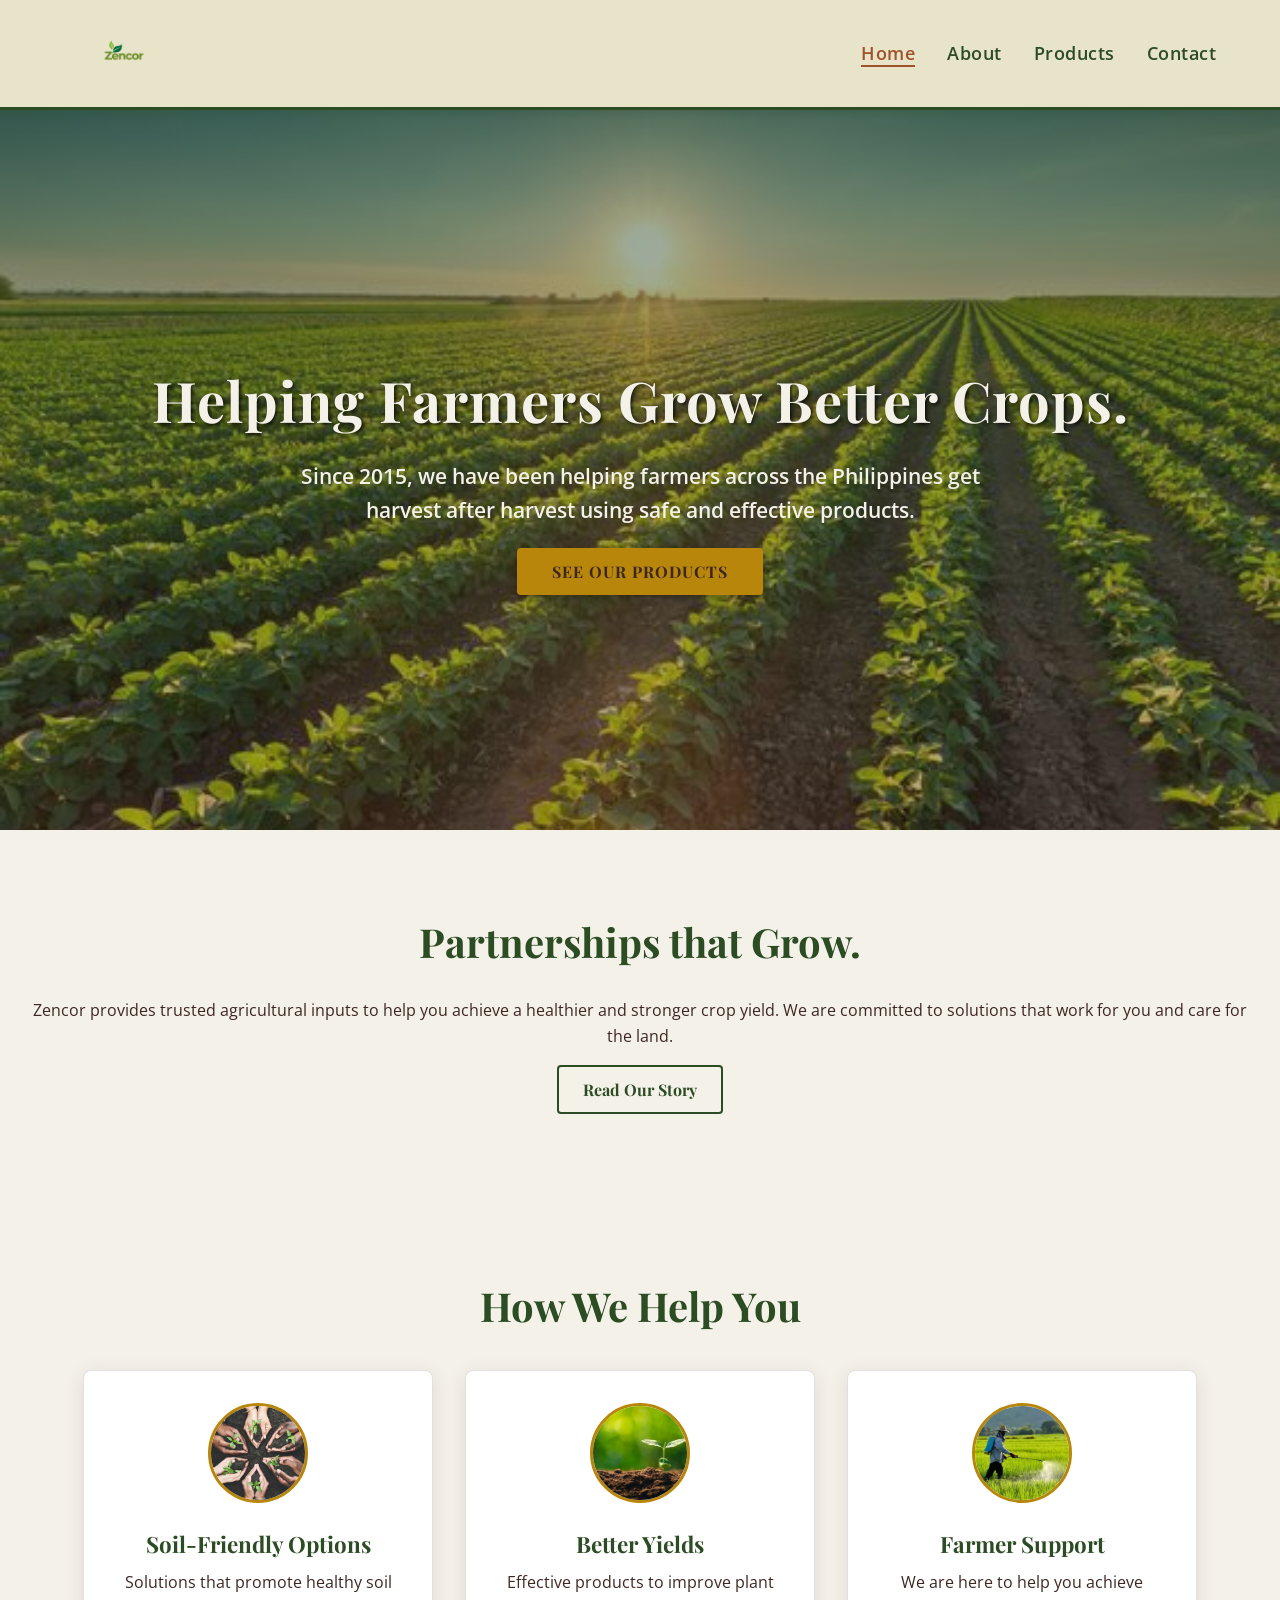
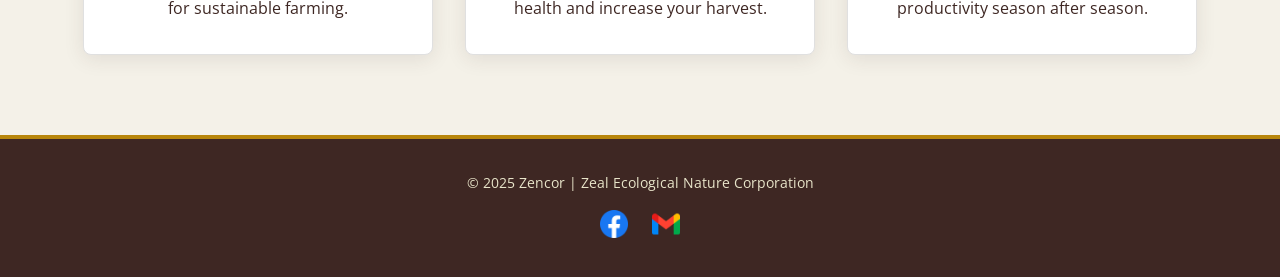
<file: index.html>
<!DOCTYPE html>
<html lang="en">
<head>
  <meta charset="UTF-8" />
  <meta name="viewport" content="width=device-width, initial-scale=1.0" />
  <meta name="description" content="Zencor helps Filipino farmers get better harvests with quality agricultural products." />
  <title>Zencor | Zeal Ecological Nature Corporation</title>
  <link rel="stylesheet" href="css/base.css">
  <link rel="stylesheet" href="css/index.css">
</head>
<body>

 <header class="navbar">
  <div class="logo">
    <img src="images/zencor-logo.png" alt="Zencor Logo">
  </div>
  <button class="hamburger" id="hamburger" aria-label="Toggle navigation">☰</button>
  <nav class="nav-menu" id="nav-menu">
    <ul>
      <li><a href="index.html" class="active">Home</a></li>
      <li><a href="about.html">About</a></li>
      <li><a href="products.html">Products</a></li>
      <li><a href="contact.html">Contact</a></li>
    </ul>
  </nav>
</header>

  <main>
    <section class="hero">
      <div class="hero-text">
        <h1>Helping Farmers Grow Better Crops.</h1>
        <p>Since 2015, we have been helping farmers across the Philippines get harvest after harvest using safe and effective products.</p>
        <a href="products.html" class="btn-primary">See Our Products</a>
      </div>
    </section>

    <section class="about">
      <div class="about-container">
        <div class="about-text">
          <h2>Partnerships that Grow.</h2>
          <p>Zencor provides trusted agricultural inputs to help you achieve a healthier and stronger crop yield. We are committed to solutions that work for you and care for the land.</p>
          <a href="about.html" class="btn-outline">Read Our Story</a>
        </div>
      </div>
    </section>

    <section class="features">
      <h2>How We Help You</h2>
      <div class="feature-grid">
        <div class="feature-card">
          <img src="images/eco.jpg" alt="Eco Solutions">
          <h3>Soil-Friendly Options</h3>
          <p>Solutions that promote healthy soil for sustainable farming.</p>
        </div>
        <div class="feature-card">
          <img src="images/growth.jpg" alt="Crop Growth">
          <h3>Better Yields</h3>
          <p>Effective products to improve plant health and increase your harvest.</p>
        </div>
        <div class="feature-card">
          <img src="images/sustainablefarming.jpg" alt="Sustainable Farming">
          <h3>Farmer Support</h3>
          <p>We are here to help you achieve productivity season after season.</p>
        </div>
      </div>
    </section>
  </main>

<footer class="footer">
  <div class="footer-container">
    <p>© 2025 Zencor | Zeal Ecological Nature Corporation</p>
    <div class="social-icons">
      <a href="https://www.facebook.com/share/WHDDPJVZPULnqZBW/?mibextid=LQQJ4d" target="_blank"><img src="images/facebook.png" alt="Facebook"></a>
      <a href="mailto:zencor2015@gmail.com"><img src="images/email.png" alt="Email"></a>
    </div>
  </div>
</footer>

<script>
  const hamburger = document.getElementById('hamburger');
  const navMenu = document.getElementById('nav-menu');
  if(hamburger){ hamburger.addEventListener('click', () => { navMenu.classList.toggle('show'); }); }
</script>

</body>
</html>
</file>
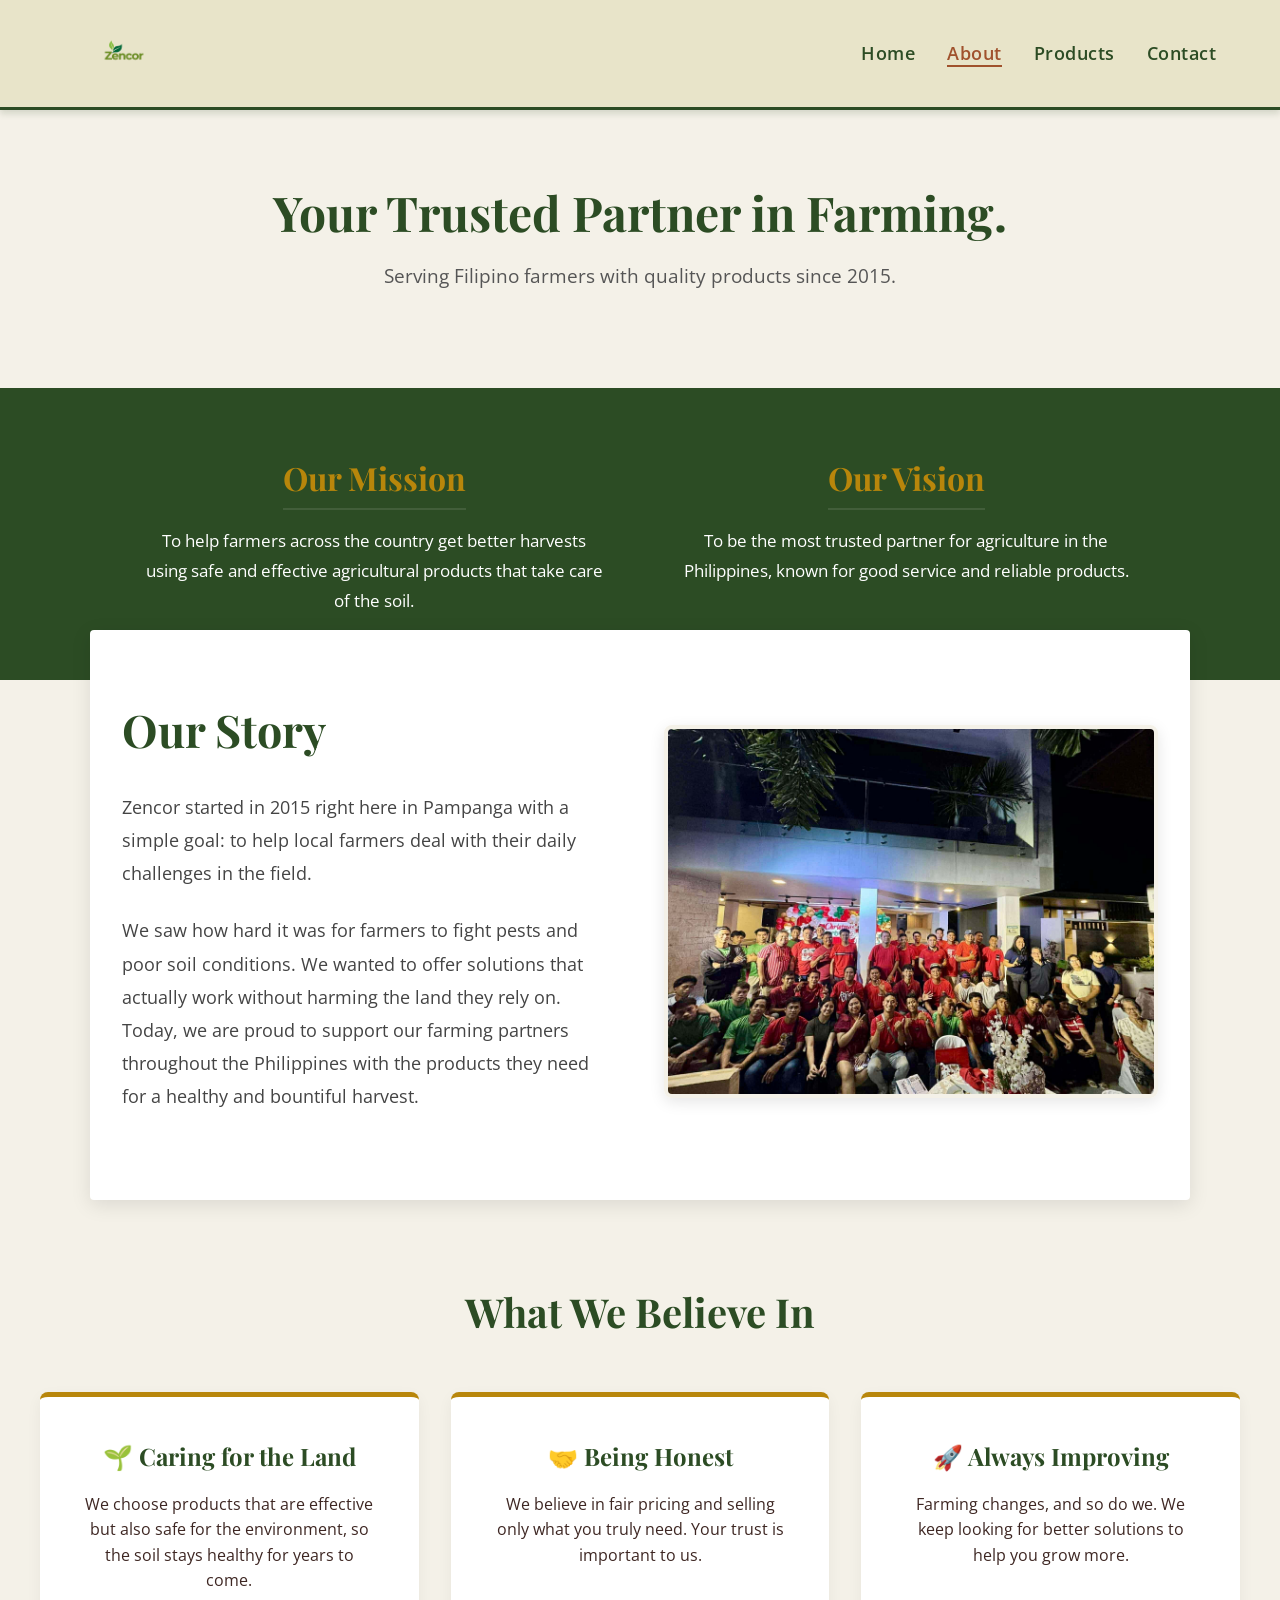
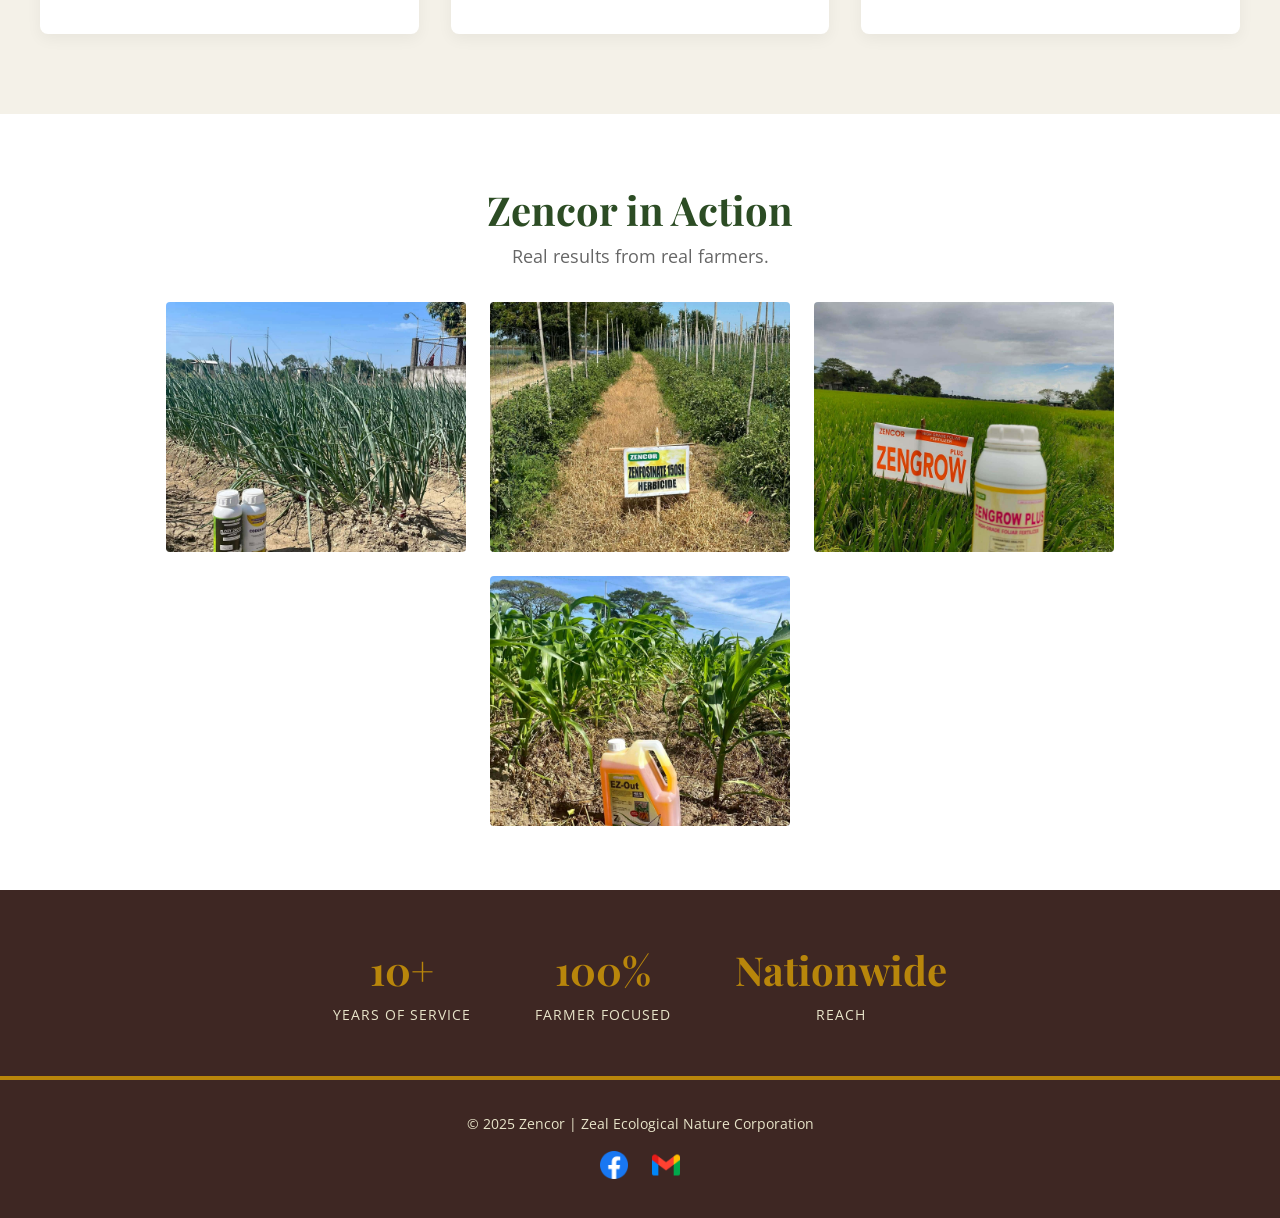
<file: about.html>
<!DOCTYPE html>
<html lang="en">
<head>
  <meta charset="UTF-8" />
  <meta name="viewport" content="width=device-width, initial-scale=1.0" />
  <title>Zencor | Who We Are</title>
  <link rel="stylesheet" href="css/base.css">
  <link rel="stylesheet" href="css/about.css">
</head>
<body>

  <header class="navbar">
    <div class="logo">
      <img src="images/zencor-logo.png" alt="Zencor Logo">
    </div>
    <nav class="nav-menu" id="nav-menu">
      <ul>
        <li><a href="index.html">Home</a></li>
        <li><a href="about.html" class="active">About</a></li>
        <li><a href="products.html">Products</a></li>
        <li><a href="contact.html">Contact</a></li>
      </ul>
    </nav>
  </header>

  <main>
    <section class="features-hero">
      <div class="hero-text">
        <h1>Your Trusted Partner in Farming.</h1>
        <p>Serving Filipino farmers with quality products since 2015.</p>
      </div>
    </section>

    <section class="mission-vision">
      <div class="mv-container">
        <div class="mv-box">
          <h2>Our Mission</h2>
          <p>To help farmers across the country get better harvests using safe and effective agricultural products that take care of the soil.</p>
        </div>
        <div class="mv-box">
          <h2>Our Vision</h2>
          <p>To be the most trusted partner for agriculture in the Philippines, known for good service and reliable products.</p>
        </div>
      </div>
    </section>

    <section id="our-story-split">
      <div class="story-container">
        <div class="story-text">
          <h2>Our Story</h2>
          <p>
            Zencor started in 2015 right here in Pampanga with a simple goal: to help local farmers deal with their daily challenges in the field.
          </p>
          <p>
            We saw how hard it was for farmers to fight pests and poor soil conditions. We wanted to offer solutions that actually work without harming the land they rely on. Today, we are proud to support our farming partners throughout the Philippines with the products they need for a healthy and bountiful harvest.
          </p>
        </div>
        <div class="story-image">
          <img src="images/zencorteam.jpg" alt="The Zencor Team"> 
        </div>
      </div>
    </section>

    <section class="core-values">
      <h2>What We Believe In</h2>
      <div class="values-grid">
        <div class="value-card">
          <h3>🌱 Caring for the Land</h3>
          <p>We choose products that are effective but also safe for the environment, so the soil stays healthy for years to come.</p>
        </div>
        <div class="value-card">
          <h3>🤝 Being Honest</h3>
          <p>We believe in fair pricing and selling only what you truly need. Your trust is important to us.</p>
        </div>
        <div class="value-card">
          <h3>🚀 Always Improving</h3>
          <p>Farming changes, and so do we. We keep looking for better solutions to help you grow more.</p>
        </div>
      </div>
    </section>

    <section class="gallery-section">
      <h2>Zencor in Action</h2>
      <p class="gallery-sub">Real results from real farmers.</p>
      <div class="gallery-grid">
        <img src="images/codenflory.jpg" alt="Farmer in field">
        <img src="images/zenfosinate.jpg" alt="Products on display">
        <img src="images/zengrow.jpg" alt="Successful harvest">
        <img src="images/ezout.jpg" alt="Successful harvest">
      </div>
    </section>

    <section class="stats-bar">
      <div class="stat">
        <span class="number">10+</span>
        <span class="label">Years of Service</span>
      </div>
      <div class="stat">
        <span class="number">100%</span>
        <span class="label">Farmer Focused</span>
      </div>
      <div class="stat">
        <span class="number">Nationwide</span>
        <span class="label">Reach</span>
      </div>
    </section>

  </main>

  <footer class="footer">
    <div class="footer-container">
      <p>© 2025 Zencor | Zeal Ecological Nature Corporation</p>
      <div class="social-icons">
        <a href="https://www.facebook.com/share/WHDDPJVZPULnqZBW/?mibextid=LQQJ4d" target="_blank"><img src="images/facebook.png" alt="Facebook"></a>
        <a href="mailto:zencor2015@gmail.com"><img src="images/email.png" alt="Email"></a>
      </div>
    </div>
  </footer>
  
  <script>
    const hamburger = document.getElementById('hamburger');
    const navMenu = document.getElementById('nav-menu');
    if(hamburger){
        hamburger.addEventListener('click', () => {
            navMenu.classList.toggle('show');
        });
    }
  </script>

</body>
</html>
</file>
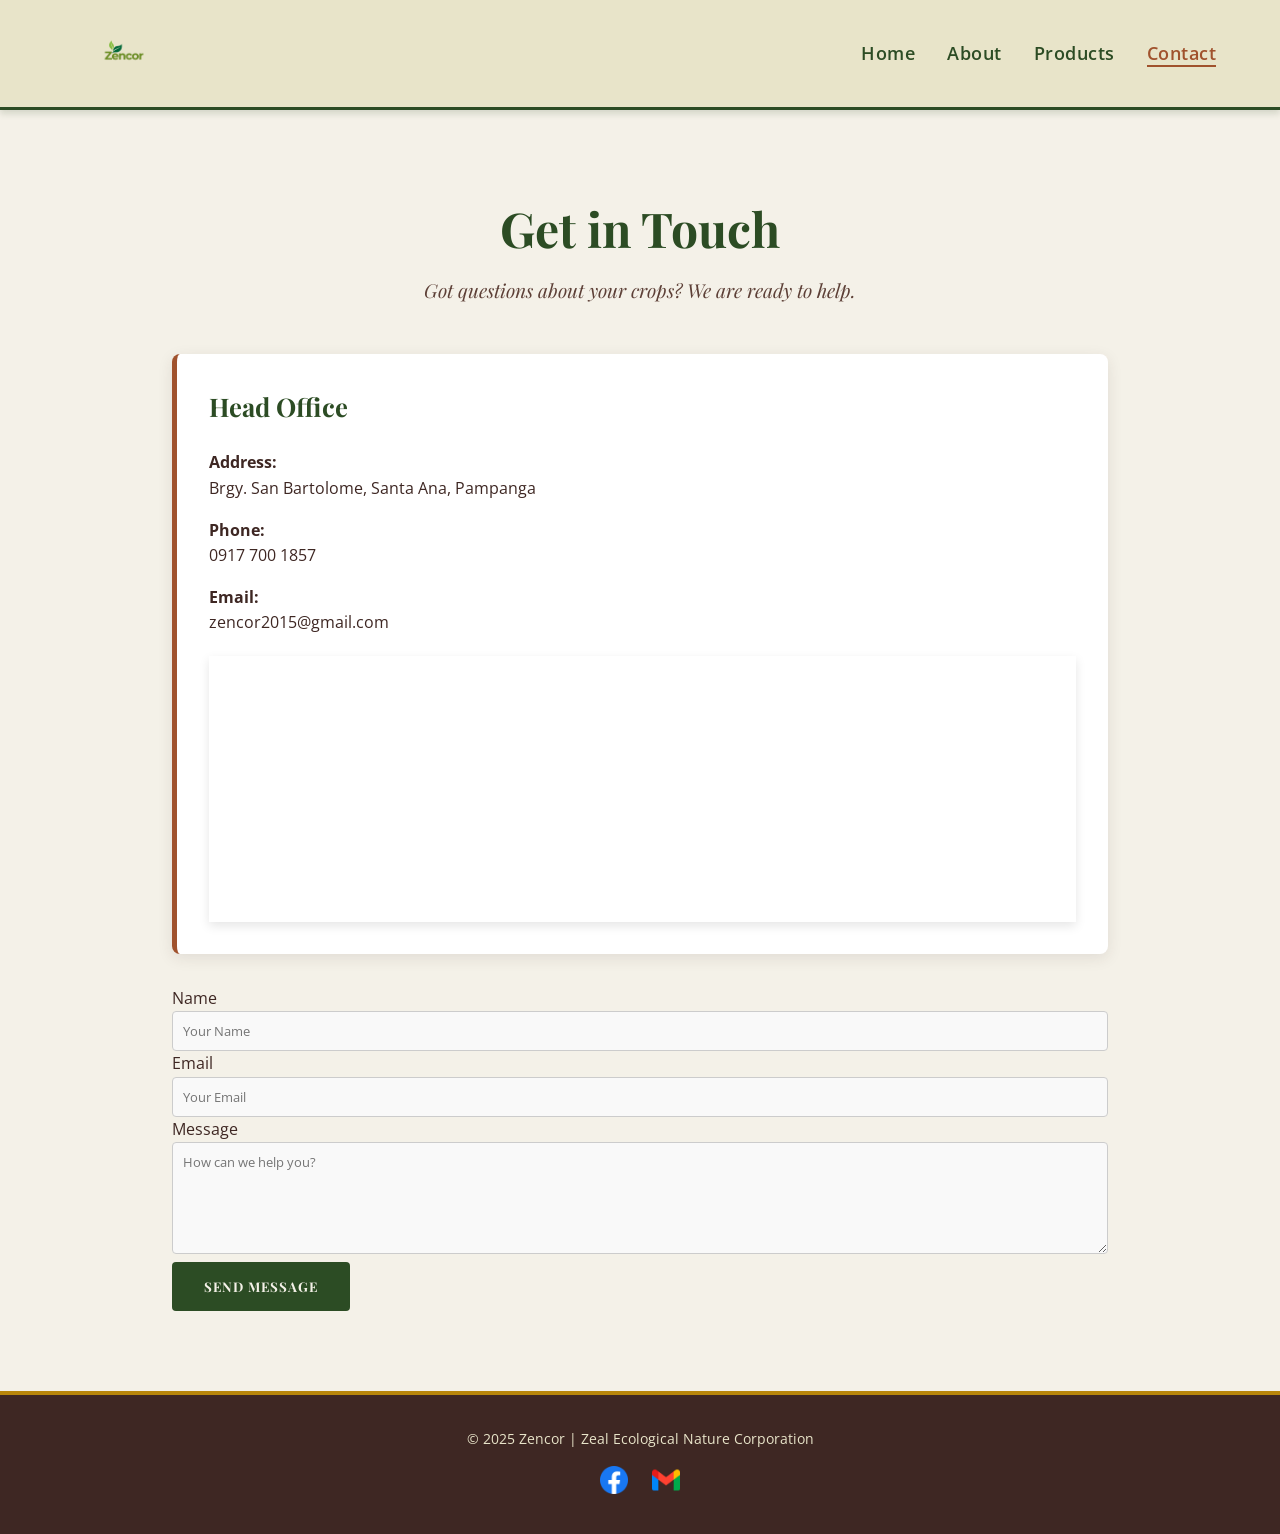
<file: contact.html>
<!DOCTYPE html>
<html lang="en">
<head>
  <meta charset="UTF-8" />
  <meta name="viewport" content="width=device-width, initial-scale=1.0" />
  <title>Zencor | Contact Us</title>
  <link rel="stylesheet" href="css/base.css">
  <link rel="stylesheet" href="css/contact.css">
</head>
<body>

  <header class="navbar">
    <div class="logo">
      <img src="images/zencor-logo.png" alt="Zencor Logo">
    </div>
    <nav class="nav-menu" id="nav-menu">
      <ul>
        <li><a href="index.html">Home</a></li>
        <li><a href="about.html">About</a></li>
        <li><a href="products.html">Products</a></li>
        <li><a href="contact.html" class="active">Contact</a></li>
      </ul>
    </nav>
  </header>

  <main>
    <section class="contact-section">
      <h1>Get in Touch</h1>
      <p>Got questions about your crops? We are ready to help.</p>
      
      <div class="contact-container">
        <div class="contact-info">
          <h3>Head Office</h3>
          <p><strong>Address:</strong><br> Brgy. San Bartolome, Santa Ana, Pampanga</p>
          <p><strong>Phone:</strong><br> 0917 700 1857</p>
          <p><strong>Email:</strong><br> zencor2015@gmail.com</p>
          
          <div style="margin-top: 20px; border: 4px solid #fff; box-shadow: 0 4px 10px rgba(0,0,0,0.1);">
            <iframe 
              src="https://www.google.com/maps/embed?pb=!1m18!1m12!1m3!1d3851.644976721066!2d120.7681!3d15.1235!2m3!1f0!2f0!3f0!3m2!1i1024!2i768!4f13.1!3m3!1m2!1s0x3396f2649a377d01%3A0x6b8655866164058b!2sSanta%20Ana%2C%20Pampanga!5e0!3m2!1sen!2sph!4v1700000000000!5m2!1sen!2sph" 
              width="100%" 
              height="250" 
              style="border:0;" 
              allowfullscreen="" 
              loading="lazy" 
              referrerpolicy="no-referrer-when-downgrade">
            </iframe>
          </div>
        </div>

        <form class="contact-form">
          <label for="name">Name</label>
          <input type="text" id="name" name="name" placeholder="Your Name" required>
          <label for="email">Email</label>
          <input type="email" id="email" name="email" placeholder="Your Email" required>
          <label for="message">Message</label>
          <textarea id="message" name="message" rows="5" placeholder="How can we help you?" required></textarea>
          <button type="submit" class="btn-submit">Send Message</button>
        </form>
      </div>
    </section>
  </main>

  <footer class="footer">
    <div class="footer-container">
      <p>© 2025 Zencor | Zeal Ecological Nature Corporation</p>
      <div class="social-icons">
        <a href="https://www.facebook.com/share/WHDDPJVZPULnqZBW/?mibextid=LQQJ4d" target="_blank"><img src="images/facebook.png" alt="Facebook"></a>
        <a href="mailto:zencor2015@gmail.com"><img src="images/email.png" alt="Email"></a>
      </div>
    </div>
  </footer>

  <script>
    const hamburger = document.getElementById('hamburger');
    const navMenu = document.getElementById('nav-menu');
    if(hamburger){ hamburger.addEventListener('click', () => { navMenu.classList.toggle('show'); }); }
  </script>
</body>
</html>
</file>
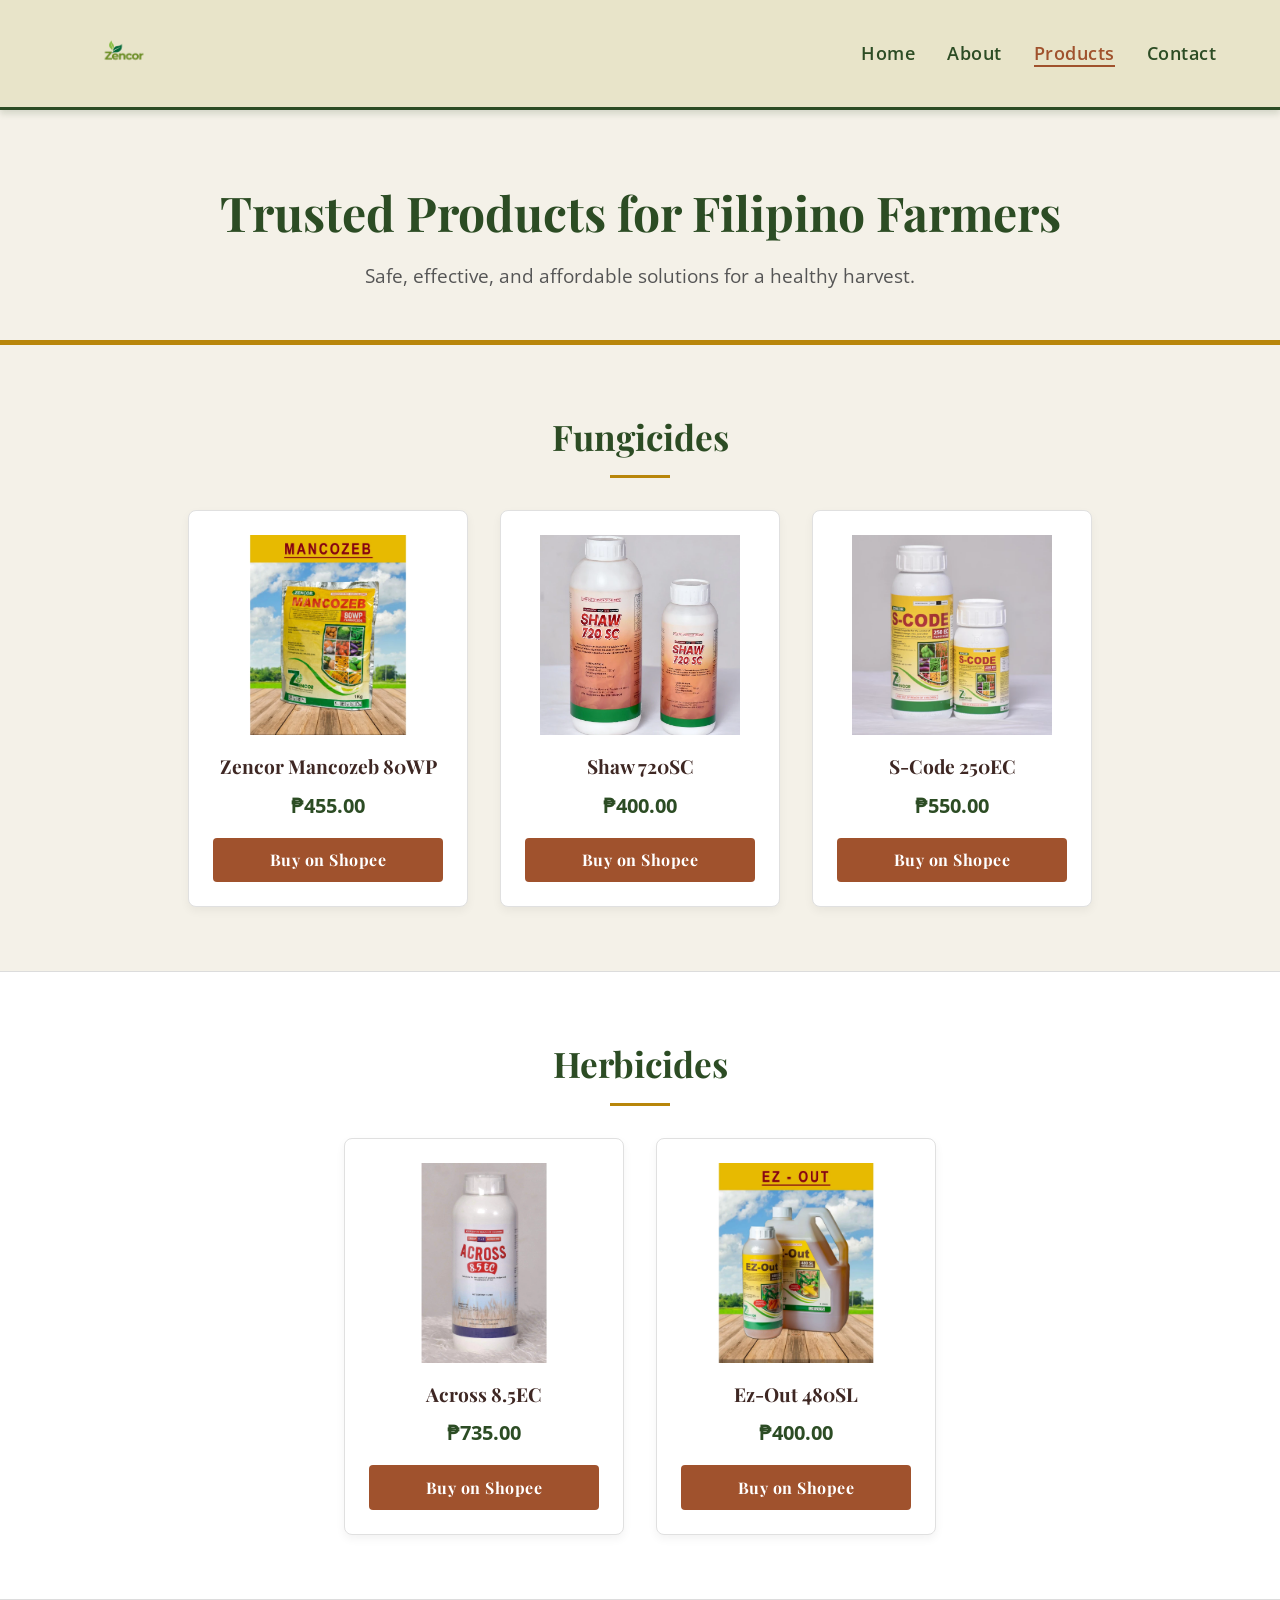
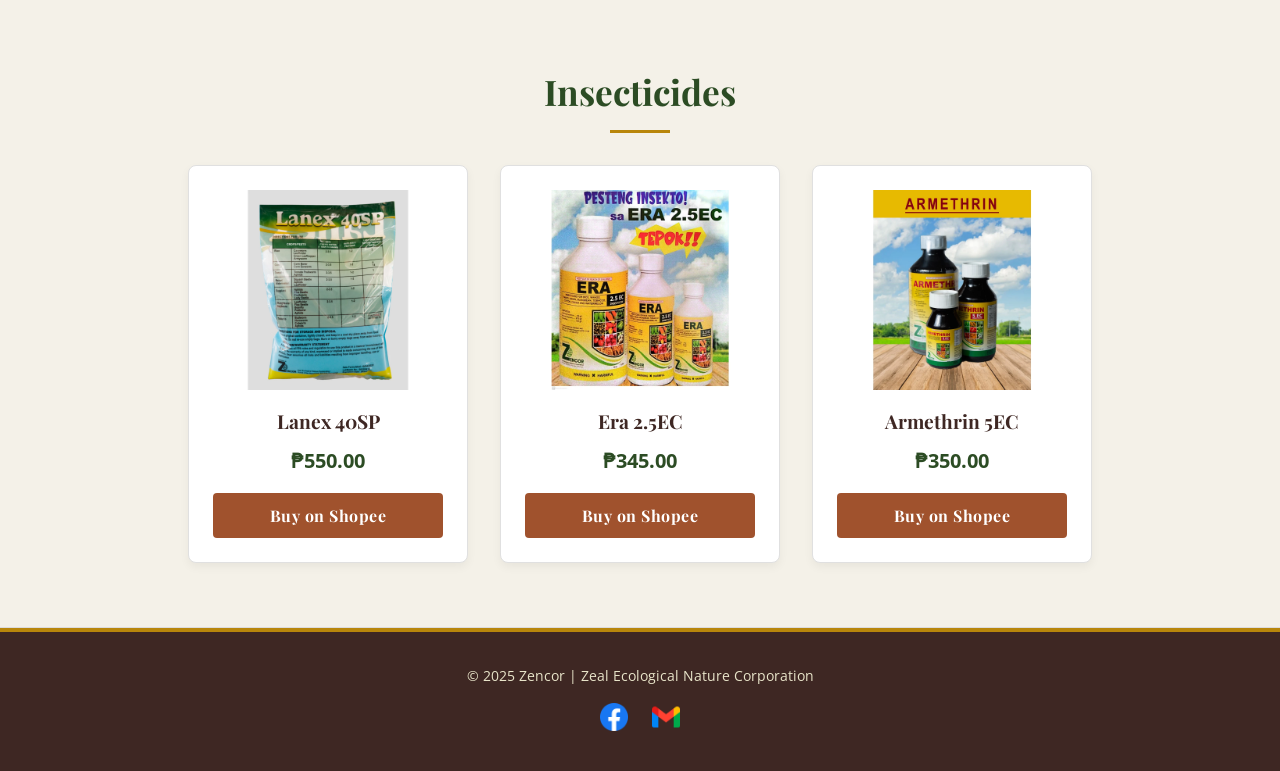
<file: products.html>
<!DOCTYPE html>
<html lang="en">
<head>
  <meta charset="UTF-8" />
  <meta name="viewport" content="width=device-width, initial-scale=1.0" />
  <meta name="description" content="Shop Zencor's agricultural products: Fungicides, Herbicides, Insecticides. High quality inputs for Filipino farmers." />
  <title>Zencor | Our Products</title>
  <link rel="stylesheet" href="css/base.css">
  <link rel="stylesheet" href="css/products.css">
</head>
<body>

  <header class="navbar">
    <div class="logo">
      <img src="images/zencor-logo.png" alt="Zencor Logo">
    </div>
    <nav class="nav-menu" id="nav-menu">
      <ul>
        <li><a href="index.html">Home</a></li>
        <li><a href="about.html">About</a></li>
        <li><a href="products.html" class="active">Products</a></li>
        <li><a href="contact.html">Contact</a></li>
      </ul>
    </nav>
  </header>

  <main>
    <section class="products-hero">
      <h1>Trusted Products for Filipino Farmers</h1>
      <p>Safe, effective, and affordable solutions for a healthy harvest.</p>
    </section>

    <section class="product-category-section">
      <h2 class="category-title">Fungicides</h2>
      <div class="product-grid">
        
        <article class="product-card">
          <img src="images/mancozeb80wp.webp" alt="Mancozeb 80WP">
          <h3>Zencor Mancozeb 80WP</h3>
          <p class="price">₱455.00</p>
          <a href="https://ph.shp.ee/FA5kk9b" target="_blank" class="btn-buy">Buy on Shopee</a>
        </article>

        <article class="product-card">
          <img src="images/shaw720SC.webp" alt="Shaw 720SC">
          <h3>Shaw 720SC</h3>
          <p class="price">₱400.00</p>
          <a href="https://ph.shp.ee/T48MsSD" target="_blank" class="btn-buy">Buy on Shopee</a>
        </article>

        <article class="product-card">
          <img src="images/s-Code250EC.webp" alt="S-Code 250EC">
          <h3>S-Code 250EC</h3>
          <p class="price">₱550.00</p>
          <a href="https://ph.shp.ee/jHHhTwu" target="_blank" class="btn-buy">Buy on Shopee</a>
        </article>

      </div>
    </section>

    <section class="product-category-section alt-bg">
      <h2 class="category-title">Herbicides</h2>
      <div class="product-grid">
        
        <article class="product-card">
          <img src="images/across8.5EC.webp" alt="Across 8.5EC">
          <h3>Across 8.5EC</h3>
          <p class="price">₱735.00</p>
          <a href="https://ph.shp.ee/wLA6wdG" target="_blank" class="btn-buy">Buy on Shopee</a>
        </article>

        <article class="product-card">
          <img src="images/ez-Out480SL.webp" alt="Ez-Out 480SL">
          <h3>Ez-Out 480SL</h3>
          <p class="price">₱400.00</p>
          <a href="https://ph.shp.ee/xdWj5SG" target="_blank" class="btn-buy">Buy on Shopee</a>
        </article>

      </div>
    </section>

    <section class="product-category-section">
      <h2 class="category-title">Insecticides</h2>
      <div class="product-grid">
        
        <article class="product-card">
          <img src="images/lanex40SP.webp" alt="Lanex 40SP">
          <h3>Lanex 40SP</h3>
          <p class="price">₱550.00</p>
          <a href="https://ph.shp.ee/EQ4yaVZ" target="_blank" class="btn-buy">Buy on Shopee</a>
        </article>

        <article class="product-card">
          <img src="images/era2.5EC.webp" alt="Era 2.5EC">
          <h3>Era 2.5EC</h3>
          <p class="price">₱345.00</p>
          <a href="https://ph.shp.ee/krxsxA5" target="_blank" class="btn-buy">Buy on Shopee</a>
        </article>

        <article class="product-card">
          <img src="images/armethrin5EC.webp" alt="Armethrin 5EC">
          <h3>Armethrin 5EC</h3>
          <p class="price">₱350.00</p>
          <a href="https://ph.shp.ee/FhNcCsf" target="_blank" class="btn-buy">Buy on Shopee</a>
        </article>

      </div>
    </section>

  </main>

  <footer class="footer">
    <div class="footer-container">
      <p>© 2025 Zencor | Zeal Ecological Nature Corporation</p>
      <div class="social-icons">
        <a href="https://www.facebook.com/share/WHDDPJVZPULnqZBW/?mibextid=LQQJ4d" target="_blank"><img src="images/facebook.png" alt="Facebook"></a>
        <a href="mailto:zencor2015@gmail.com"><img src="images/email.png" alt="Email"></a>
      </div>
    </div>
  </footer>
  
  <script>
    const hamburger = document.getElementById('hamburger');
    const navMenu = document.getElementById('nav-menu');
    if(hamburger){
        hamburger.addEventListener('click', () => {
            navMenu.classList.toggle('show');
        });
    }
  </script>
</body>
</html>
</file>
<file: css/base.css>
@import url('https://fonts.googleapis.com/css2?family=Playfair+Display:wght@700&family=Open+Sans:wght@400;600&display=swap');

:root {
  --primary: #2C4C24;       
  --accent: #B8860B;        
  --orange: #A0522D;       
  --lightgreen: #E8E4C9;    
  --text: #3E2723;          
  --bg-gray: #F4F1E8;       
  
  /* FONTS */
  --font-heading: 'Playfair Display', serif;
  --font-body: 'Open Sans', sans-serif;
}

/* ========== RESET ========== */
* {
  margin: 0;
  padding: 0;
  box-sizing: border-box;
}

body {
  font-family: var(--font-body);
  color: var(--text);
  background: var(--bg-gray);
  line-height: 1.6;
  display: flex;
  flex-direction: column;
  min-height: 100vh;
}

main {
  flex: 1; 
  margin-top: 110px;
}

/* ================= NAVBAR ================= */
.navbar {
  display: flex;
  justify-content: space-between;
  align-items: center;
  padding: 10px 5%;
  position: fixed;
  width: 100%;
  top: 0;
  background-color: var(--lightgreen); 
  border-bottom: 3px solid var(--primary);
  box-shadow: 0 4px 6px rgba(44, 76, 36, 0.15);
  z-index: 1000;
  height: 110px;
}

.logo img {
  height: 120px;
  width: auto;
  margin-top: 15px;
  display: block;
}

/* Navigation Links */
nav ul {
  list-style: none;
  display: flex;
  gap: 2rem;
  align-items: center;
}

nav ul li a {
  text-decoration: none;
  color: var(--primary);
  font-weight: 600;
  font-size: 1.1rem;
  font-family: var(--font-body);
  transition: color 0.3s ease;
  letter-spacing: 0.5px;
}

nav ul li a:hover,
nav ul li a.active {
  color: var(--orange);
  border-bottom: 2px solid var(--orange);
}

/* ================= FOOTER ================= */
.footer {
  background: #3E2723;
  color: #E8E4C9;
  text-align: center;
  padding: 2rem 1rem;
  margin-top: auto;
  border-top: 4px solid var(--accent);
}

.footer-container {
  display: flex;
  flex-direction: column;
  align-items: center;
  gap: 1rem;
}

.footer p { font-size: 0.9rem; font-family: var(--font-body); }

.social-icons { display: flex; gap: 1.5rem; }
.social-icons img {
  width: 28px; 
  height: 28px;
  transition: transform 0.3s;
}
.social-icons a:hover img { transform: scale(1.2); }

/* ================= RESPONSIVE NAV ================= */
.hamburger {
  display: none;
  font-size: 28px;
  background: none;
  border: none;
  cursor: pointer;
  color: var(--primary);
}

@media (max-width: 768px) {
  .navbar { height: 90px; padding: 10px 20px; }
  .logo img { height: 80px; margin-top: 5px; }
  
  .hamburger { display: block; }
  .nav-menu {
    display: none;
    position: absolute;
    top: 90px;
    right: 0;
    width: 100%;
    background: var(--lightgreen);
    border-bottom: 2px solid var(--primary);
    flex-direction: column;
    text-align: center;
    padding: 1rem 0;
    box-shadow: 0 4px 6px rgba(0,0,0,0.1);
  }
  .nav-menu.show { display: flex; }
  .nav-menu ul { flex-direction: column; gap: 1rem; }
}
</file>
<file: css/index.css>
/* Hero Section */
.hero {
  height: 80vh;
  background: linear-gradient(rgba(44, 76, 36, 0.5), rgba(62, 39, 35, 0.3)),
              url('../images/field.jpg') center/cover no-repeat;
  display: flex;
  align-items: center;
  justify-content: center;
  text-align: center;
  color: #F4F1E8;
  padding: 0 1rem;
}

.hero-text h1 {
  font-family: var(--font-heading);
  font-size: 3.5rem;
  font-weight: 700;
  margin-bottom: 1rem;
  text-shadow: 2px 2px 4px rgba(0,0,0,0.8);
  letter-spacing: 1px;
}

.hero-text p {
  font-size: 1.3rem; 
  margin-bottom: 2rem;
  max-width: 700px;
  margin-left: auto;
  margin-right: auto;
  font-family: var(--font-body);
  font-weight: 600;
}

.btn-primary {
  background: var(--accent); 
  color: var(--text);
  padding: 0.8rem 2.2rem;
  text-decoration: none;
  border-radius: 4px;
  font-weight: bold;
  font-family: var(--font-heading);
  text-transform: uppercase;
  letter-spacing: 1px;
  transition: all 0.3s;
  box-shadow: 0 4px 10px rgba(0,0,0,0.3);
}

.btn-primary:hover {
  background: #d4a017;
  transform: translateY(-2px);
}

/* About & Features Sections */
.about, .features {
  padding: 5rem 2rem;
  text-align: center;
  background: var(--bg-gray); 
}

.about h2, .features h2 {
  font-family: var(--font-heading);
  color: var(--primary);
  font-size: 2.5rem;
  margin-bottom: 1.5rem;
}

.btn-outline {
  display: inline-block;
  margin-top: 1rem;
  padding: 0.6rem 1.5rem;
  border: 2px solid var(--primary);
  color: var(--primary);
  text-decoration: none;
  border-radius: 4px;
  font-weight: bold;
  font-family: var(--font-heading);
}
.btn-outline:hover {
  background: var(--primary);
  color: #E8E4C9;
}

/* Feature Grid */
.feature-grid {
  display: flex;
  justify-content: center;
  gap: 2rem;
  flex-wrap: wrap;
  margin-top: 2rem;
}

.feature-card {
  background: #fff; 
  padding: 2rem;
  border-radius: 8px;
  box-shadow: 0 4px 20px rgba(62, 39, 35, 0.1);
  border: 1px solid #e0e0e0;
  flex: 1 1 300px;
  max-width: 350px;
}

.feature-card h3 {
  font-family: var(--font-heading);
  color: var(--primary);
  font-size: 1.4rem;
  margin-bottom: 0.5rem;
}

.feature-card img {
  width: 100px;
  height: 100px;
  object-fit: cover;
  border-radius: 50%;
  margin-bottom: 1rem;
  border: 3px solid var(--accent);
}
</file>
<file: css/about.css>
/* About Hero */
.features-hero {
  background-color: var(--bg-gray); 
  padding: 4rem 1rem 6rem;
  text-align: center;
  color: var(--text);
}

.hero-text h1 { 
  font-family: var(--font-heading);
  font-size: 3rem; 
  color: var(--primary);
  margin-bottom: 10px;
}

.hero-text p {
    font-size: 1.2rem;
    color: #555;
}

/* --- Mission & Vision --- */
.mission-vision {
  background: var(--primary);
  padding: 4rem 2rem;
  color: #fff;
}

.mv-container {
  display: flex;
  justify-content: center;
  gap: 4rem;
  max-width: 1000px;
  margin: 0 auto;
  flex-wrap: wrap;
}

.mv-box {
  flex: 1;
  min-width: 300px;
  text-align: center;
}

.mv-box h2 {
  font-family: var(--font-heading);
  color: var(--accent); 
  font-size: 2rem;
  margin-bottom: 1rem;
  border-bottom: 2px solid rgba(255,255,255,0.1);
  display: inline-block;
  padding-bottom: 5px;
}

.mv-box p {
  line-height: 1.8;
  font-size: 1.05rem;
}

#our-story-split {
  padding: 4rem 2rem;
  background: #fff;
  margin: -50px auto 0; 
  position: relative;
  z-index: 10;
  max-width: 1100px;
  border-radius: 4px;
  box-shadow: 0 5px 20px rgba(0,0,0,0.1);
}

.story-container {
  display: flex;
  align-items: center;
  gap: 3rem;
}

.story-text {
  flex: 1;
  text-align: left;
}

.story-text h2 {
  font-family: var(--font-heading);
  font-size: 2.8rem; 
  color: var(--primary); 
  margin-bottom: 1.5rem;
}

.story-text p {
  font-size: 1.15rem;
  color: #444;
  line-height: 1.8;
  margin-bottom: 1.5rem;
}

.story-image {
  flex: 1;
}

.story-image img {
  width: 100%;
  height: auto;
  border-radius: 8px;
  box-shadow: 0 4px 15px rgba(0,0,0,0.1);
  border: 4px solid var(--bg-gray);
}

@media (max-width: 900px) {
  .story-container { flex-direction: column; }
  .story-text { text-align: center; }
}


/* --- Core Values --- */
.core-values {
  background: var(--bg-gray);
  padding: 5rem 2rem;
  text-align: center;
}

.core-values h2 {
  font-family: var(--font-heading);
  font-size: 2.5rem;
  color: var(--primary);
  margin-bottom: 3rem;
}

.values-grid {
  display: flex;
  justify-content: center;
  gap: 2rem;
  flex-wrap: wrap;
  max-width: 1200px;
  margin: 0 auto;
}

.value-card {
  background: #fff;
  padding: 2.5rem;
  flex: 1;
  min-width: 280px;
  border-radius: 8px;
  box-shadow: 0 5px 15px rgba(0,0,0,0.05);
  border-top: 5px solid var(--accent);
  transition: transform 0.3s;
}

.value-card:hover {
  transform: translateY(-5px);
}

.value-card h3 {
  font-family: var(--font-heading);
  font-size: 1.5rem;
  color: var(--primary);
  margin-bottom: 1rem;
}

/* --- Gallery Section --- */
.gallery-section {
  padding: 4rem 2rem;
  background: #fff;
  text-align: center;
}

.gallery-section h2 {
  font-family: var(--font-heading);
  font-size: 2.5rem;
  color: var(--primary);
}

.gallery-sub {
  margin-bottom: 2rem;
  font-size: 1.1rem;
  color: #666;
}

.gallery-grid {
  display: flex;
  justify-content: center;
  gap: 1.5rem;
  flex-wrap: wrap;
}

.gallery-grid img {
  width: 300px;
  height: 250px;
  object-fit: cover;
  border-radius: 4px;
  transition: transform 0.3s;
}

.gallery-grid img:hover {
  transform: scale(1.05);
}

/* --- Stats Bar --- */
.stats-bar {
  background: var(--text);
  color: var(--accent);
  padding: 3rem 1rem;
  display: flex;
  justify-content: center;
  gap: 4rem;
  flex-wrap: wrap;
  text-align: center;
}

.stat .number {
  display: block;
  font-family: var(--font-heading);
  font-size: 2.5rem;
  font-weight: bold;
}

.stat .label {
  color: #E8E4C9;
  text-transform: uppercase;
  letter-spacing: 1px;
  font-size: 0.9rem;
}

@media (max-width: 768px) {
  .mv-container { flex-direction: column; gap: 2rem; }
  .stats-bar { gap: 2rem; }
}
</file>
<file: css/contact.css>
.contact-section {
  padding: 5rem 2rem;
  max-width: 1000px;
  margin: 0 auto;
}

.contact-section h1 {
  text-align: center;
  color: var(--primary);
  font-family: var(--font-heading);
  font-size: 3rem;
  margin-bottom: 0.5rem;
}

.contact-section > p {
  text-align: center;
  margin-bottom: 3rem;
  color: #5d4037;
  font-family: var(--font-heading);
  font-style: italic;
  font-size: 1.2rem;
}

.contact-container {
  display: flex;
  gap: 2rem;
  flex-wrap: wrap;
}

/* Info Box */
.contact-info {
  flex: 1;
  min-width: 300px;
  background: #fff;
  padding: 2rem;
  border-radius: 8px;
  box-shadow: 0 4px 15px rgba(62, 39, 35, 0.1);
  border-left: 5px solid var(--orange);
}

.contact-info h3 {
  color: var(--primary);
  font-family: var(--font-heading);
  margin-bottom: 1.5rem;
  font-size: 1.6rem;
}

.contact-info p {
  margin-bottom: 1rem;
  font-size: 1rem;
  color: var(--text);
}

/* Map Button Area */
.map-container {
  flex: 1;
  min-width: 300px;
}

.btn-submit {
  display: inline-block;
  background: var(--primary);
  color: #F4F1E8;
  padding: 1rem 2rem;
  border-radius: 4px;
  font-weight: bold;
  text-decoration: none;
  font-family: var(--font-heading);
  text-transform: uppercase;
  letter-spacing: 1px;
  transition: background 0.3s;
  border: none;
  cursor: pointer;
}

.btn-submit:hover {
  background: var(--accent);
  color: #3E2723;
}

input, textarea {
  background: #f9f9f9;
  border: 1px solid #ccc;
  padding: 10px;
  border-radius: 4px;
  width: 100%;
  font-family: var(--font-body);
}
</file>
<file: css/products.css>
.products-hero {
  background: var(--bg-gray); 
  color: var(--text); 
  text-align: center;
  padding: 4rem 1rem 3rem;
  border-bottom: 5px solid var(--accent);
}

.products-hero h1 { 
  font-family: var(--font-heading);
  font-size: 3rem; 
  color: var(--primary); 
}

.products-hero p {
    font-size: 1.2rem;
    color: #555;
    margin-top: 10px;
}

/* Product Categories */
.product-category-section {
  padding: 4rem 2rem;
  background: var(--bg-gray);
  border-bottom: 1px solid #dcdcdc;
}

.product-category-section.alt-bg {
  background: #fff; 
}

.category-title {
  text-align: center;
  color: var(--primary);
  font-family: var(--font-heading);
  font-size: 2.2rem;
  margin-bottom: 2rem;
  position: relative;
  display: inline-block;
  width: 100%;
}

.category-title::after {
  content: "";
  display: block;
  width: 60px;
  height: 3px;
  background: var(--accent);
  margin: 10px auto 0;
}

/* Product Grid */
.product-grid {
  display: flex;
  justify-content: center;
  gap: 2rem;
  flex-wrap: wrap;
  max-width: 1200px;
  margin: 0 auto;
}

.product-card {
  background: #fff;
  border: 1px solid #e0e0e0;
  border-radius: 8px;
  padding: 1.5rem;
  width: 280px;
  text-align: center;
  box-shadow: 0 4px 10px rgba(0,0,0,0.05);
  transition: transform 0.3s;
  display: flex;
  flex-direction: column;
  justify-content: space-between;
}

.product-card:hover {
  transform: translateY(-5px);
  box-shadow: 0 10px 20px rgba(62, 39, 35, 0.15);
  border-color: var(--accent);
}

.product-card img {
  width: 100%;
  height: 200px;
  object-fit: contain;
  margin-bottom: 1rem;
}

.product-card h3 {
  font-family: var(--font-heading);
  font-size: 1.2rem;
  color: var(--text);
  margin-bottom: 0.5rem;
}

.product-card .price {
  color: var(--primary);
  font-weight: bold;
  font-size: 1.25rem;
  margin-bottom: 1rem;
  font-family: var(--font-body);
}

/* Shopee Button */
.btn-buy {
  background: var(--orange);
  color: white;
  padding: 0.6rem;
  border-radius: 4px;
  text-decoration: none;
  font-weight: bold;
  font-family: var(--font-heading);
  letter-spacing: 0.5px;
  transition: background 0.3s;
}

.btn-buy:hover {
  background: #874222;
}
</file>
